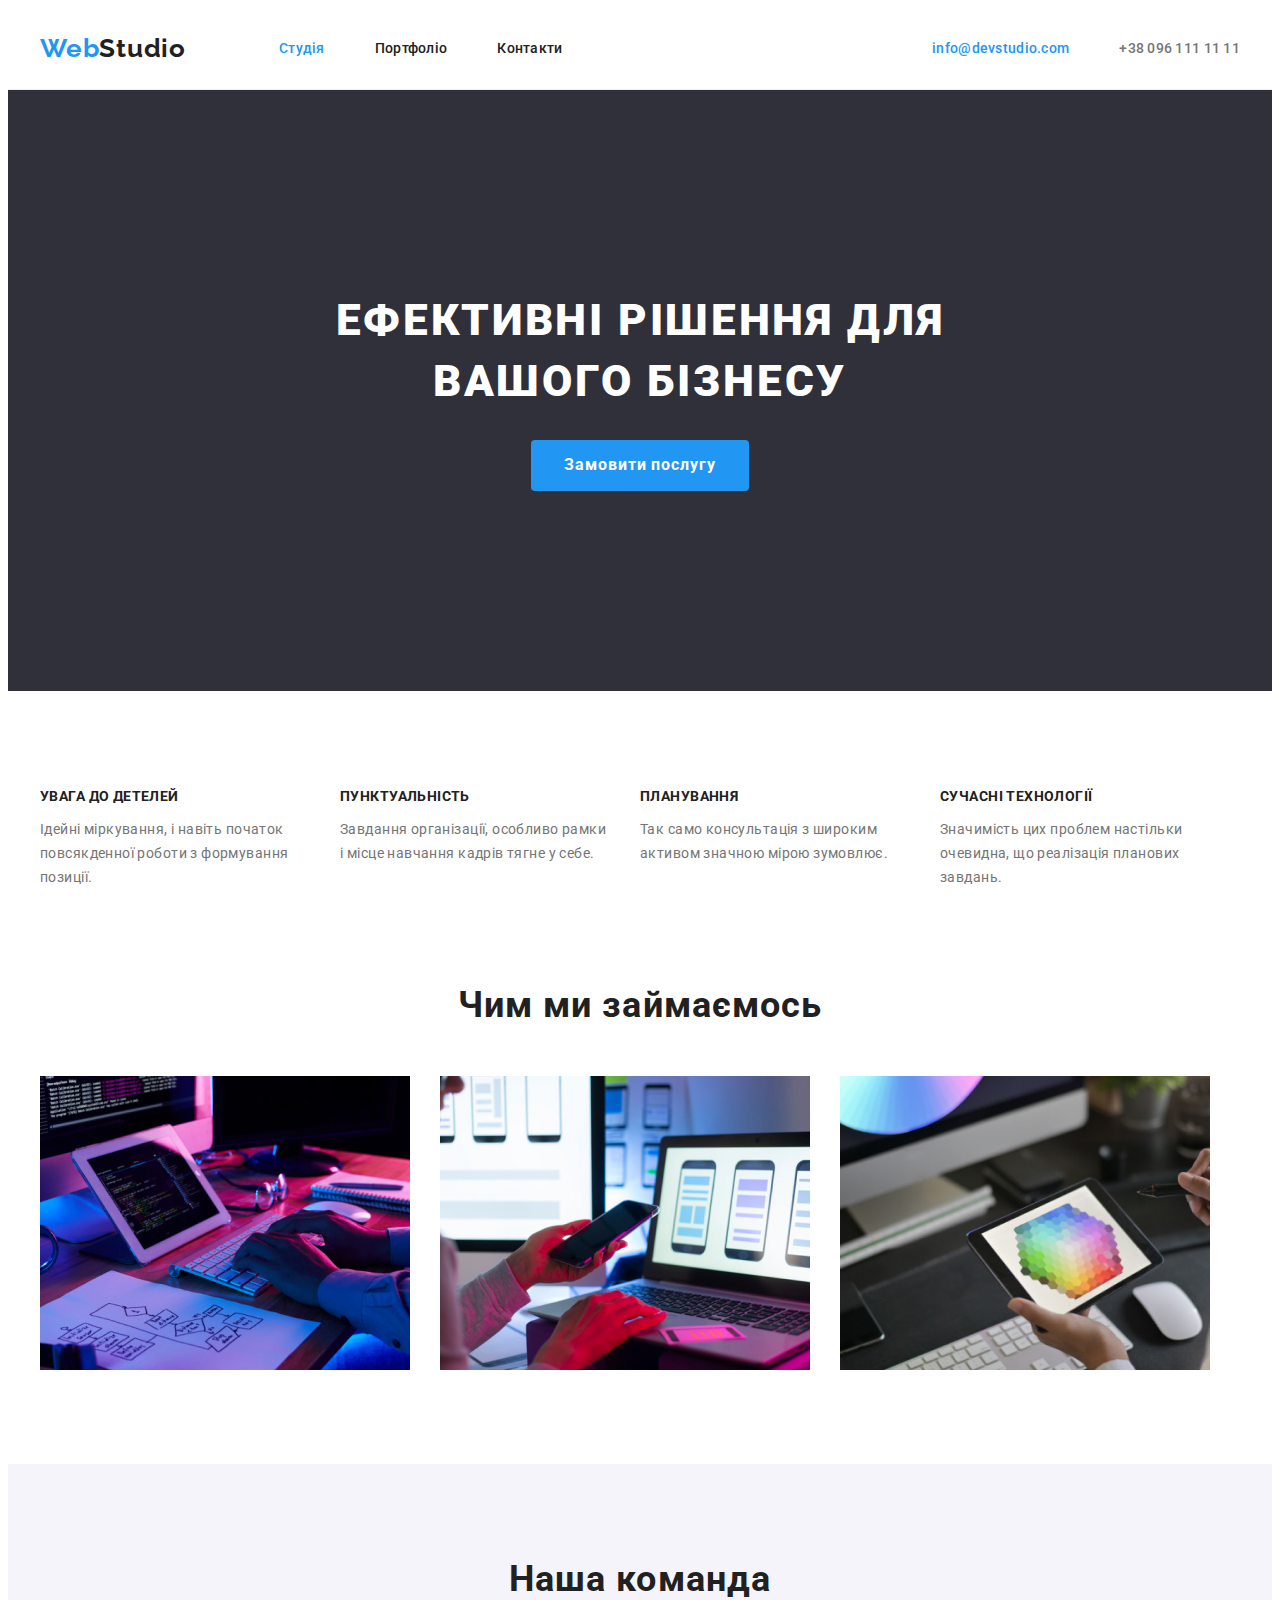
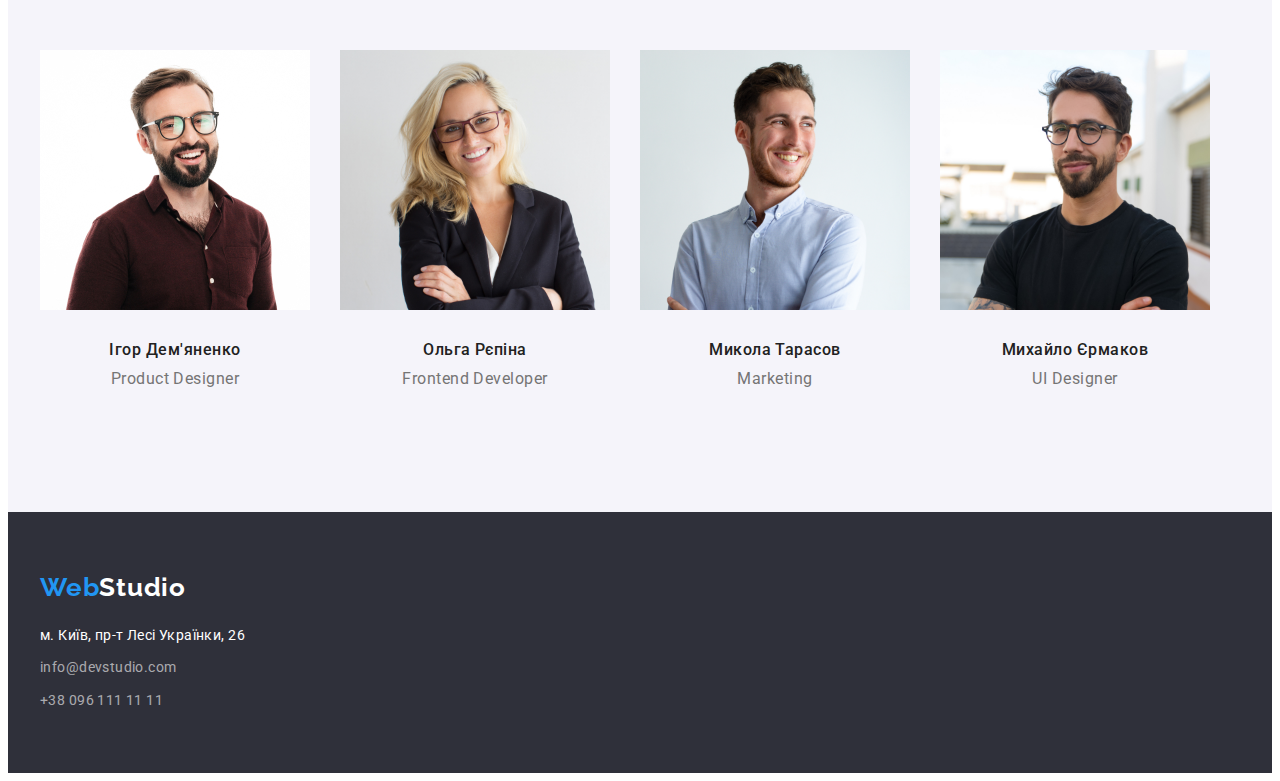
<file: index.html>
<!DOCTYPE html>
<html lang="uk">

<head>
    <meta charset="UTF-8">
    <meta http-equiv="X-UA-Compatible" content="IE=edge">
    <meta name="viewport" content="width=device-width, initial-scale=1.0">
    <title>Document</title>
    <link href="https://fonts.googleapis.com/css2?family=Raleway:wght@700&family=Roboto:wght@400;500;700;900&display=swap"
        rel="stylesheet">
    <!-- <link rel="stylesheet" href="node_modules/modern-normalize/modern-normalize.css"> -->
    <link rel="stylesheet" href="https://cdnjs.cloudflare.com/ajax/libs/modern-normalize/1.1.0/modern-normalize.min.css"
        integrity="sha512-wpPYUAdjBVSE4KJnH1VR1HeZfpl1ub8YT/NKx4PuQ5NmX2tKuGu6U/JRp5y+Y8XG2tV+wKQpNHVUX03MfMFn9Q=="
        crossorigin="anonymous" referrerpolicy="no-referrer" />
    <link rel="stylesheet" href="css/styles.css">
</head>

<body class="body">
    <!--site nav-->
    <header class="page-header">
            <div class="header container">
        <nav class="header-nav">
            <a href="/index.html" class="web-logo">Web<span class="studio-logo">Studio</span></a>
            <ul class="site-nav list">
                <li class="item"><a href="/index.html" class="link current">Студія</a></li>
                <li class="item"><a href="./portfolio.html"class="link">Портфоліо</a></li>
                <li class="item"><a href="#"class="link">Контакти</a></li>
            </ul>
        </nav>
        <ul class="auth-nav list">
            <li class="item"><a href="mailto:info@devstudio.com"class="contacts current">info@devstudio.com</a></li>
            <li class="item"><a href="tel:+380961111111"class="contacts">+38 096 111 11 11</a></li>
        </ul>
    </div>
    </header>

    <!--hero section-->
        <section class="hero-section">
    <div class="container">
        <div class="hero-content"> 
            <h1 class="hero-tittle">ЕФЕКТИВНІ РІШЕННЯ ДЛЯ ВАШОГО БІЗНЕСУ</h1>
            <button class="button-primery" type="button">Замовити послугу</button>
        </div>
    </div>
    </section>
    
    <!--our benefits--> 
    <section class="section-benefits">
        <div class="container"> 
        <ul class="benefits list">
            <li class="item">
                <h3 class="benefits-tittle">УВАГА ДО ДЕТЕЛЕЙ</h3>
                <p class="benefits-descr">Ідейні міркування, і навіть початок повсякденної роботи з формування позиції.</p>
            </li>
            <li class="item">
                <h3 class="benefits-tittle">ПУНКТУАЛЬНІСТЬ</h3>
                <p class="benefits-descr">Завдання організації, особливо рамки і місце навчання кадрів тягне у себе.</p>
            </li>
            <li class="item">
                <h3 class="benefits-tittle">ПЛАНУВАННЯ</h3>
                <p class="benefits-descr">Так само консультація з широким активом значною мірою зумовлює.</p>
            </li>
            <li class="item">
                <h3 class="benefits-tittle">СУЧАСНІ ТЕХНОЛОГІЇ</h3>
                <p class="benefits-descr">Значимість цих проблем настільки очевидна, що реалізація планових завдань.</p>
            </li>
        </ul>
        </div>
    </section>

    <!--what do we do-->
    <section class="section-work">
        <div class="container">
        <h2 class="section-tittle">Чим ми займаємось</h2>
        <ul class="section-list list">
            <li class="item"><img src="images/program.jpg" alt="програміст" width="370"></li>
            <li class="item"><img src="images/designer.jpg" alt="вєб дизайнер" width="370"></li>
            <li class="item"><img src="images/creative.jpg" alt="робота з панелью кольорів" width="370"></li>
        </ul>
        </div>
    </section>

    <!--our team-->
    <section class="section-team-card">
        <div class="container">
    <h2 class="section-tittle">Наша команда</h2>
        <ul class="section-team list">
            <li class="item">
                <img src="images/igor.jpg" alt="дизайнер" width="270">
                <div class="team-card">
                <h3 class="name-tittle">Ігор Дем'яненко</h3>
                <p class="position-tittle">Product Designer</p>
            </div>
            </li>
            <li class="item">
                <img src="images/olha.jpg" alt="фронтенд" width="270">
                <div class="team-card">
                <h3 class="name-tittle">Ольга Рєпіна</h3>
                <p class="position-tittle">Frontend Developer</p>
            </div>
            </li>
            <li class="item">
                <img src="images/mykola.jpg" alt="маркетолог" width="270">
                <div class="team-card">
                <h3 class="name-tittle">Микола Тарасов</h3>
                <p class="position-tittle">Marketing</p>
            </div>
            </li>
            <li class="item">
                <img src="images/mykhaylo.jpg" alt="ui дизайнер" width="270">
                <div class="team-card">
                <h3 class="name-tittle">Михайло Єрмаков</h3>
                <p class="position-tittle">UI Designer</p>
            </div>
            </li>
        </ul>
        <!-- </div> -->
        </div>
    </section>
    
    <!--footer-->
    <footer class="footer">
        <div class="container">
        <a href="/index.html" class="web-logo">Web<span class="studio-logo-footer">Studio</span></a>
        <address>
            <ul class="list">
                <li class="item"><a href="adress:м.Київ,пр-тЛесіУкраїнки,26" class="footer-adress">м. Київ, пр-т Лесі Українки, 26</a></li>
                <li class="item"><a href="mailto:info@devstudio.com" class="footer-contact">info@devstudio.com</a></li>
                <li class="item"><a href="tel:+380961111111" class="footer-contact">+38 096 111 11 11</a></li>
            </ul>
        </address>
    </div>
    </footer>
</body>
</html>
</file>
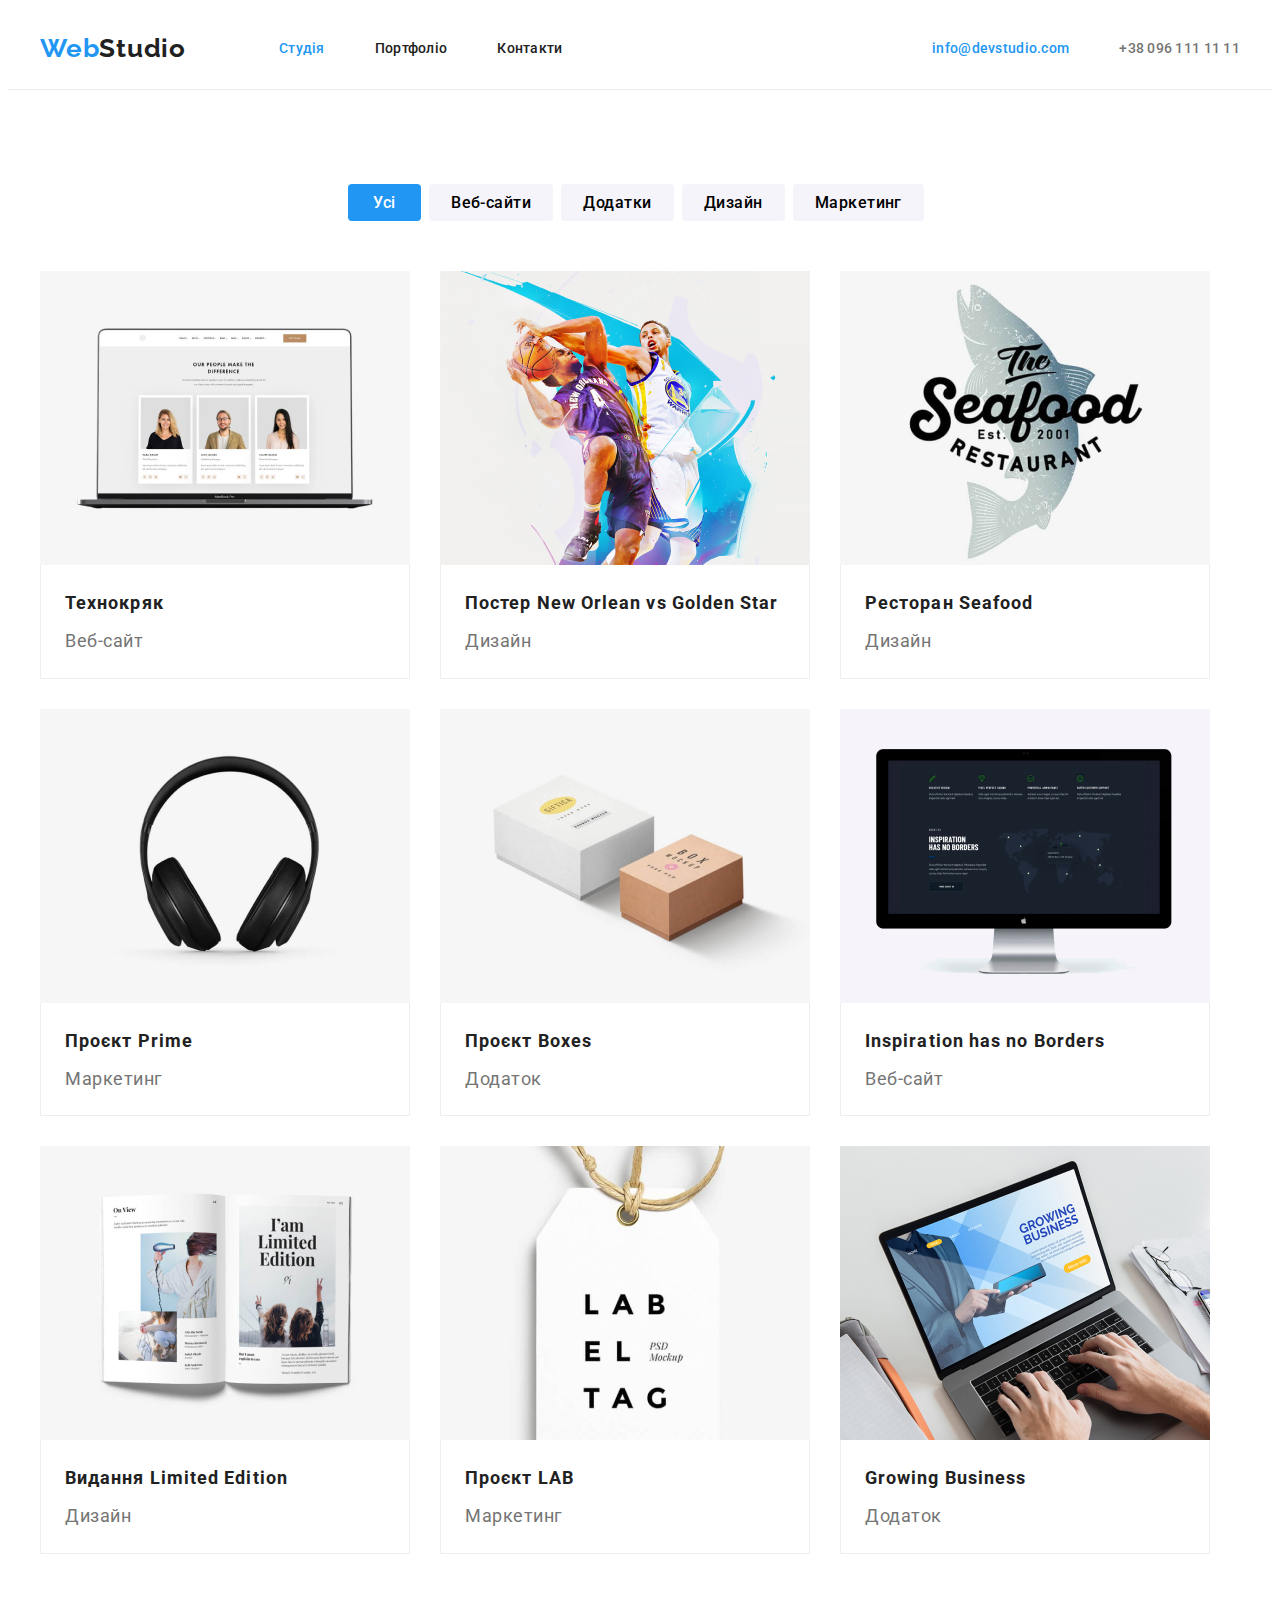
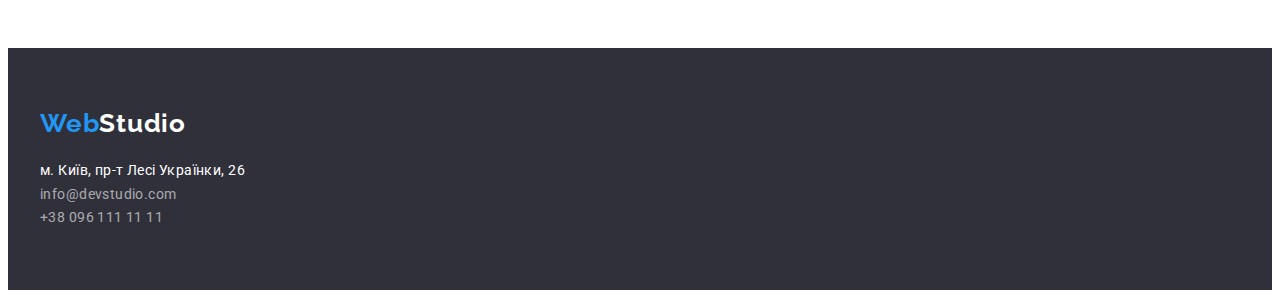
<file: portfolio.html>
<!DOCTYPE html>
<html lang="uk">
<head>
    <meta charset="UTF-8">
    <meta http-equiv="X-UA-Compatible" content="IE=edge">
    <meta name="viewport" content="width=device-width, initial-scale=1.0">
    <title>Document</title>
    <link href="https://fonts.googleapis.com/css2?family=Raleway:wght@700&family=Roboto:wght@400;500;700;900&display=swap"
        rel="stylesheet">
    <!-- <link rel="stylesheet" href="node_modules/modern-normalize/modern-normalize.css"> -->
    <link rel="stylesheet" href="https://cdnjs.cloudflare.com/ajax/libs/modern-normalize/1.1.0/modern-normalize.min.css"
        integrity="sha512-wpPYUAdjBVSE4KJnH1VR1HeZfpl1ub8YT/NKx4PuQ5NmX2tKuGu6U/JRp5y+Y8XG2tV+wKQpNHVUX03MfMFn9Q=="
        crossorigin="anonymous" referrerpolicy="no-referrer"/>
    <link rel="stylesheet" href="css/styles.css">
</head>
<body class="body">
    <!--site nav-->
<header class="page-header">
    <div class="header container">
        <nav class="header-nav">
            <a href="/index.html" class="web-logo">Web<span class="studio-logo">Studio</span></a>
            <ul class="site-nav list">
                <li class="item"><a href="/index.html" class="link current">Студія</a></li>
                <li class="item"><a href="./portfolio.html" class="link">Портфоліо</a></li>
                <li class="item"><a href="#" class="link">Контакти</a></li>
            </ul>
        </nav>
        <ul class="auth-nav list">
            <li class="item"><a href="mailto:info@devstudio.com" class="contacts current">info@devstudio.com</a></li>
            <li class="item"><a href="tel:+380961111111" class="contacts">+38 096 111 11 11</a></li>
        </ul>
    </div>
</header>

    <!--nav buttons and portfolio-->
    <main>
    <section class="section-portfolio">
        <div class="container">
        <h1 class="tittle-portfolio" hidden>Наші роботи</h1>
        <ul class="portfolio-projects list">
            <li class="item"><button type="button"class="filter-btn-current">Усі</button></li> 
            <li class="item"><button type="button"class="filter-btn">Веб-сайти</button></li>
            <li class="item"><button type="button"class="filter-btn">Додатки</button></li>
            <li class="item"><button type="button"class="filter-btn">Дизайн</button></li>
            <li class="item"><button type="button"class="filter-btn">Маркетинг</button></li>
        </ul>
        <ul class="portfolio-card list">
        <!-- <div class="contain-card">   -->
            <li class="item">
                <img src="images/monitor.jpg" alt="зоображення монітору з сайтом" width="370">
                <div class="project-container">
                <h2 class="project-tittle">Технокряк</h2>
                <p class="project-category">Веб-сайт</p>
                </div>
            </li>
            <li class="item">
                <img src="images/bascketplayers.jpg" alt="зоображення постеру з баскетболістами" width="370">
                <div class="project-container">
                <h2 class="project-tittle">Постер New Orlean vs Golden Star</h2>
                <p class="project-category">Дизайн</p>
                </div>
            </li>
            <li class="item">
                <img src="images/restaurant_sign.jpg" alt="зоображення вивіски ресторану" width="370">
                <div class="project-container">
                <h2 class="project-tittle">Ресторан Seafood</h2>
                <p class="project-category">Дизайн</p>
                </div>
            </li>
            <li class="item">
                <img src="images/headphones.jpg" alt="зоображення навушників" width="370">
                <div class="project-container">
                <h2 class="project-tittle">Проєкт Prime</h2>
                <p class="project-category">Маркетинг</p>
                </div>
            </li>
            <li class="item">
                <img src="images/boxes.jpg" alt="зоображення коробок" width="370">
                <div class="project-container">
                <h2 class="project-tittle">Проєкт Boxes</h2>
                <p class="project-category">Додаток</p>
                </div>
            </li>
            <li class="item">
                <img src="images/insperation.jpg" alt="зоображення монітору з сайтом" width="370">
                <div class="project-container">
                <h2 class="project-tittle">Inspiration has no Borders</h2>
                <p class="project-category">Веб-сайт</p>
                </div>
            </li>
            <li class="item">
                <img src="images/book.jpg" alt="зоображення книги" width="370">
                <div class="project-container">
                <h2 class="project-tittle">Видання Limited Edition</h2>
                <p class="project-category">Дизайн</p>
                </div>
            </li>
            <li class="item">
                <img src="images/Lab.jpg" alt="зоображення етикетки" width="370">
                <div class="project-container">
                <h2 class="project-tittle">Проєкт LAB</h2>
                <p class="project-category">Маркетинг</p>
                </div>
            </li>
            <li class="item">
                <img src="images/growing.jpg" alt="зоображення ноутбуку" width="370">
                <div class="project-container">
                <h2 class="project-tittle">Growing Business</h2>
                <p class="project-category">Додаток</p>
                </div>
            </li>
        </div>
        </ul>
        <!-- </div> -->
    </section>
    </main>

    <!--footer-->
            <footer class="footer">
                <div class="container">
                <a href="/index.html" class="web-logo">Web<span class="studio-logo-footer">Studio</span></a>
                <address>
                    <ul class="list">
                        <li><a href="adress:м.Київ,пр-тЛесіУкраїнки,26" class="footer-adress">м. Київ, пр-т Лесі Українки,
                                26</a></li>
                        <li><a href="mailto:info@devstudio.com" class="footer-contact">info@devstudio.com</a></li>
                        <li><a href="tel:+380961111111" class="footer-contact">+38 096 111 11 11</a></li>
                    </ul>
                </address>
        </div>
        </footer>
</body>
</html>
</file>
<file: css/styles.css>
:root {
    /* colors */
--primery-text-color: #757575; 
--tittle-text-color: #212121;
--secondary-text-color: #FFFFFF;
--accent-color: #2196F3;
--primery-bg-color: #F5F5F5;
--footer-text-color: rgba(255, 255, 255, 0.6);
--secondary-bg-color: #2F303A;
--thirt-bg-color: #F5F4FA;
--border-color: #EEEEEE;

   /* fonts */
--main-font: 'Roboto', sans-serif;
--secondary-font: 'Raleway', sans-serif;
}


ul {
    margin: 0;
    padding: 0;
}

img {
    display: block;
}

.list {
    list-style: none;
    margin: 0;
    padding: 0;
}

.link {
    list-style: none;
    margin: 0;
    padding: 0;
}

h1,
h2,
h3,
h4,
h5,
h6,
p {
    margin-top: 0;
}

/*body*/

/* header */

header {
    border-bottom: 1px solid #ECECEC;

}

header a {
    padding-bottom: 32px;
    padding-top: 32px;
}

.container {
    width: 1200px;
    margin-left: auto;
    margin-right: auto;
    padding-left: 15px;
    padding-right: 15px;
    /* margin: 0 auto;
    padding: 0 16px; */
}

.header.container {
    display: flex;
    align-items: center;
    justify-content: space-between;
   
}

.header-nav {
    display: flex;
    align-items: center;
    justify-content: space-between;
}

.site-nav .item{
  margin-right: 50px;  
}
.site-nav .item:last-child {
    margin-right: 0;
} 

.page-header {
    /* padding-top: 32px; */
    background-color: #FFFFFF;
}


body {
    
    font-family: var(--main-font);
    color: var(--tittle-text-color);
    /* width: 1600px;
    height: 2346px; */
}

/* site nav */
.site-nav link {
color: var(--tittle-text-color);    
}
.web-logo {
padding-top: 24px;
padding-bottom: 24px;
color: var(--accent-color);
font-family: var(--secondary-font);
text-decoration: none;
font-weight: 700;
font-size: 26px;
line-height: 1.2;
letter-spacing: 0.03em;    
}
.studio-logo {
padding-top: 24px;
padding-bottom: 24px;
color: var(--tittle-text-color);
font-family: var(--secondary-font);
text-decoration: none;
font-weight: 700;
font-size: 26px;
line-height: 1.2;
letter-spacing: 0.03em;
}

.header {
    display: flex;
    align-items: center;
}

.header :last-child {
    margin-right: 0;
}

.site-nav {
display: flex;
margin-left: 93px;
margin-bottom: 0;
margin-top: 0;
}


.link {
display: block;
padding-top: 32px;
padding-bottom: 32px;
color: var(--tittle-text-color);
text-decoration: none;
font-family: inherit;
font-weight: 500;
font-size: 14px;
line-height: 1.2;
letter-spacing: 0.02em;
}
.link.current {
color: var(--accent-color);    
}



.auth-nav.list .item + .item {
    margin-left:  50px;
    display: flex;
    padding-left: 0;
}

.auth-nav.list {
    display: flex;
    margin-left: auto;
}


.contacts {
justify-content: end;
display: flex;
color: var(--primery-text-color);
text-decoration: none;
font-family: inherit;
font-weight: 500;
font-size: 14px;
line-height: 1.2;
letter-spacing: 0.02em;
}
.contacts.current {
color: var(--accent-color);    
text-decoration: none;
font-family: inherit;
font-weight: 500;
font-size: 14px;
line-height: 1.2;
letter-spacing: 0.02em;}

.contacts:hover,
.contacts:focus {
    color: var(--accent-color);
}

.link:hover,
.link-focus {
    color: var(--accent-color);
}

.site-nav {
color: var(--accent-color);}


/* hero */
.hero-section {
    background-color: #2F303A;
    text-align: center;
    padding-top: 200px;
    padding-bottom: 200px;
}
.hero-tittle {
margin: 0 auto;
margin-bottom: 30px;
Width: 696px; 
Height: 120px;
color: var(--secondary-text-color);
font-weight: 900;
font-size: 44px;
line-height: 1.4;
text-align: center;
letter-spacing: 0.06em;
text-transform: uppercase;    
}


/* button */
.button {
    
} 
.button-primery {
    border: 1px solid transparent;
    border-radius: 4px;
    padding: 10px 32px;
    color: #FFFFFF;
    background-color: var(--accent-color);
    font-family: var(--main-font);
    font-weight: 700;
    font-size: 16px;
    line-height: 1.8;
    letter-spacing: 0.06em;
    cursor: pointer;
    text-align: center;

}
.button-primery:hover,
.button-primery:focus {
background-color: var(--accent-color
);
}    
/* our benefits */
.section-benefits {
    padding-top: 94px;
    padding-bottom: 94px;
    /* background-color: var(--primery-bg-color); */
}

.benefits {
    display: flex;
}

.benefits .item + .item {
    margin-left: 30px;
}

.benefits .item {
width: 270px;
margin-right: 0;
padding-inline-start: 0;
}

.benefits-tittle {
    margin-top: 0;
    margin-bottom: 10px;
    color: var(--tittle-text-color);
    font-weight: 700;
    font-size: 14px;
    line-height: 1.7;
    letter-spacing: 0.03em;
}
.benefits-descr {
    color: var(--primery-text-color);
    font-size: 14px;
    line-height: 1.7;
    letter-spacing: 0.03em;
    margin-bottom: 0;
}
/* what do we do */
.section-work {
    /* padding-top: 94px; */
    padding-bottom: 94px;
    /* background-color: var(--primery-bg-color);} */
}
.section-tittle {
margin-bottom: 50px;
padding-top: 0;
color: var(--tittle-text-color);
font-weight: 700;
font-size: 36px;
line-height: 1.17;
text-align: center;
letter-spacing: 0.03em;
}

.section-work .list {
    display: flex;
}

.section-work .list .item + .item {
margin-left:  30px;
}

/* our team */

.section-team-card {
padding-top: 94px;
padding-bottom: 94px;
background-color: var(--thirt-bg-color);
}

.section-team-card .list {
    display: flex;
}

.section-team-card .list .item+.item {
margin-left: 30px;

}

.team-card {
    padding: 30px 30px;
}

.name-tittle {
    margin-bottom: 10px;
    color: var(--tittle-text-color);
    font-weight: 500;
    font-size: 16px;
    line-height: 1.2;
    text-align: center;
    letter-spacing: 0.03em;
}
.position-tittle {
    color: var(--primery-text-color);
    font-size: 16px;
    line-height: 1.2;
    text-align: center;
    letter-spacing: 0.03em;
    margin-bottom: 0;
}

/* footer */
.footer {
    background-color: var(--secondary-bg-color);
    padding-top: 60px;
    padding-bottom: 60px;
}


.studio-logo-footer {
    margin-bottom: 20px;
    color: var(--secondary-text-color);
    text-decoration: none;
    font-family: var(--secondary-font);
    font-weight: 700;
    font-size: 26px;
    line-height: 1.2;
    letter-spacing: 0.03em;
}
.footer-adress {
    margin-top: 20px;
    display: block;
    color: var(--secondary-text-color);
    font-style: normal;
    text-decoration: none;
    font-size: 14px;
    line-height: 1.7;
    letter-spacing: 0.03em;
}
.footer-contact {
    display: block;
    color: var(--footer-text-color);
    font-style: normal;
    text-decoration: none;
    font-size: 14px;
    line-height: 1.7;
    letter-spacing: 0.03em;
}
.footer-adress:hover,
.footer-adress:focus {
    color: var(--accent-color);
}
.footer-contact:hover,
.footer-contact:focus {
    color: var(--accent-color);
}

.footer .list .item 
{
    margin-bottom: 9px;
}

.footer .list .item:last-child {
    margin-bottom: 0px;
}

/* portfolio css */
.section-portfolio {
padding-bottom: 94px;
padding-top: 94px;
} 

.portfolio-projects {
border-radius: 4px;
display: flex;
justify-content: center;
margin-bottom: 50px;
}
.filter-btn-current {
    background-color: var(--accent-color);
    color: var(--secondary-text-color);
    border-radius: 4px;
    border: 1px solid transparent;
    min-width: 73px;
    padding: 6px 22px;
    font-family: var(--main-font);
    font-weight: 500;
    font-size: 16px;
    line-height: 1.6;
    text-align: center;
    letter-spacing: 0.03em;
    cursor: pointer;
    border: none;
    margin-right: 8px;
    }

.filter-btn {
border-radius: 4px;
border: 1px solid transparent;
min-width: 73px; padding: 6px 22px;
background-color:var(--thirt-bg-color);
font-family: var(--main-font);
font-weight: 500;
font-size: 16px;
line-height: 1.6;
text-align: center;    
letter-spacing: 0.03em;
cursor: pointer;
border: none;
}
.filter-btn:hover
.filter-btn:focus {
background-color: var(--accent-color);
color: var(--tittle-text-color);
}


.portfolio-projects.list .item + .item {
    margin-right: 8px;
}

/* .portfolio-projects.list .item + .item last-child {
    margin-right: 0px;} */

.portfolio-card {
    display: flex;
    flex-wrap: wrap;
    gap: 30px; 
    /* flex-basis: calc((100%-60)/3); */
}


.project-container {
   
    padding: 20px 24px;
    border-left: 1px solid var(--border-color);
    border-right: 1px solid var(--border-color);
    border-bottom: 1px solid var(--border-color);
}

p.project-category {
    margin-bottom: 0px;}


.project-tittle {

margin-bottom: 4px;
color: var(--tittle-text-color);   
font-size: 18px;
line-height: 2.0;
letter-spacing: 0.06em; 
}
.p .project-category {
    margin-bottom: 0px;
}

.project-category {
/* padding: 20px 24px; */
/* margin-left: 24px; */
color: var(--primery-text-color); 
font-size: 18px;
line-height: 1.8;
letter-spacing: 0.03em;
}
</file>
